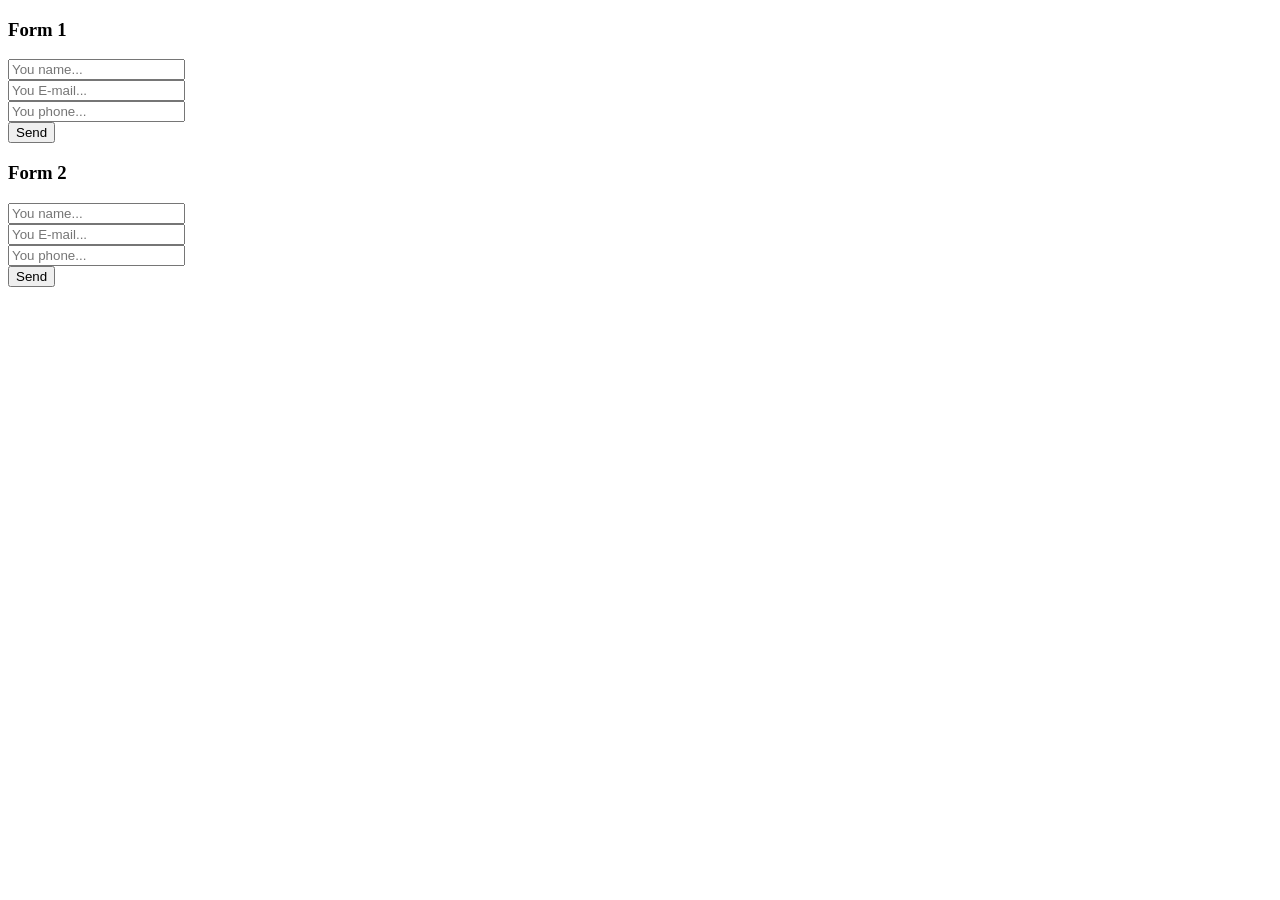
<file: source-files/uniMail-master/script/index.html>
<!DOCTYPE html>
<html lang="en">
<head>
	<meta charset="UTF-8">
	<title>uniMail</title>
	<script src="script.js" defer></script>
</head>
<body>

	<form class="uniForm">

		<h3>Form 1</h3>

		<!-- Hidden Required Fields -->
		<input type="hidden" name="project_name" value="Site Name">
		<input type="hidden" name="admin_email" value="admin@gmail.com">
		<input type="hidden" name="form_subject" value="Form Subject 1">
		<!-- END Hidden Required Fields -->

		<input type="text" name="Name" placeholder="You name..." required><br>
		<input type="text" name="E-mail" placeholder="You E-mail..." required><br>
		<input type="text" name="Phone" placeholder="You phone..."><br>

		<button>Send</button>

	</form>

	<form class="uniForm">

		<h3>Form 2</h3>

		<!-- Hidden Required Fields -->
		<input type="hidden" name="project_name" value="Site Name">
		<input type="hidden" name="admin_email" value="admin@gmail.com">
		<input type="hidden" name="form_subject" value="Form Subject 2">
		<!-- END Hidden Required Fields -->

		<input type="text" name="Name" placeholder="You name..." required><br>
		<input type="text" name="E-mail" placeholder="You E-mail..." required><br>
		<input type="text" name="Phone" placeholder="You phone..."><br>

		<button>Send</button>

	</form>

</body>
</html>
</file>
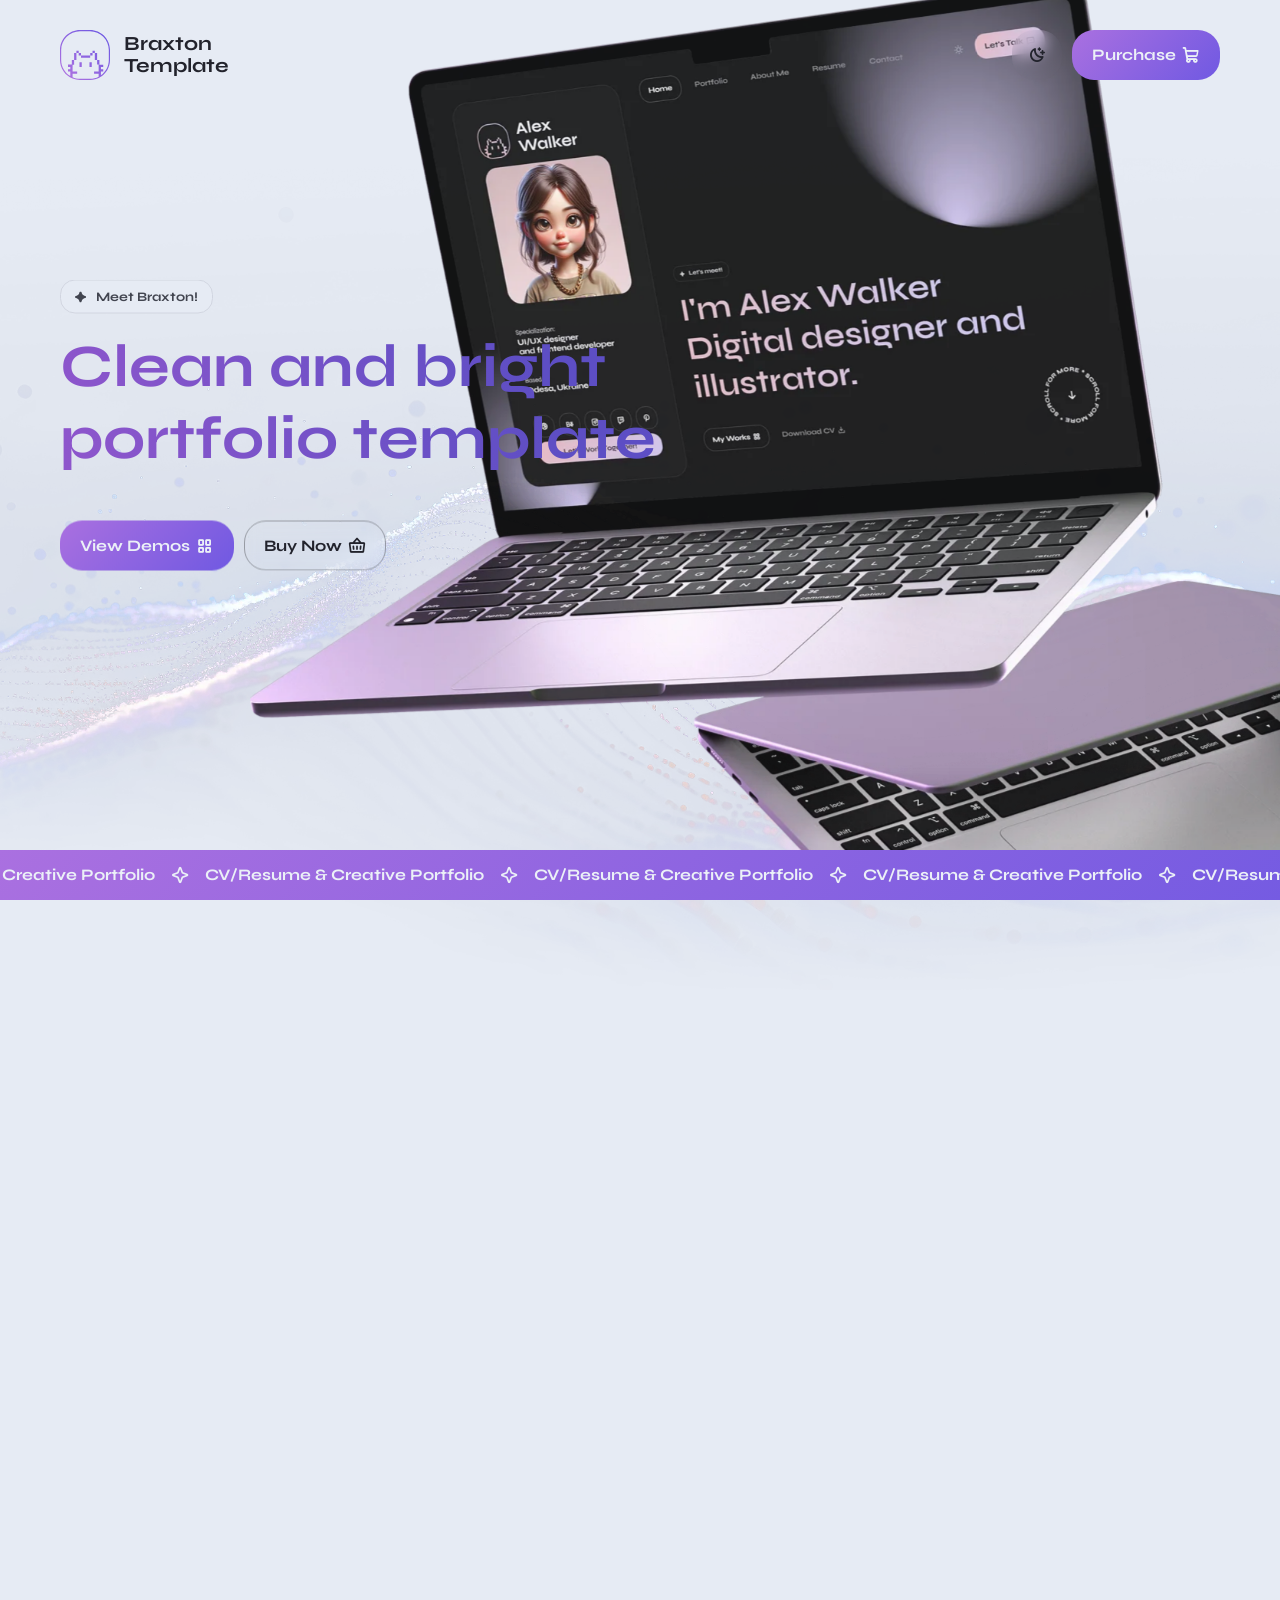
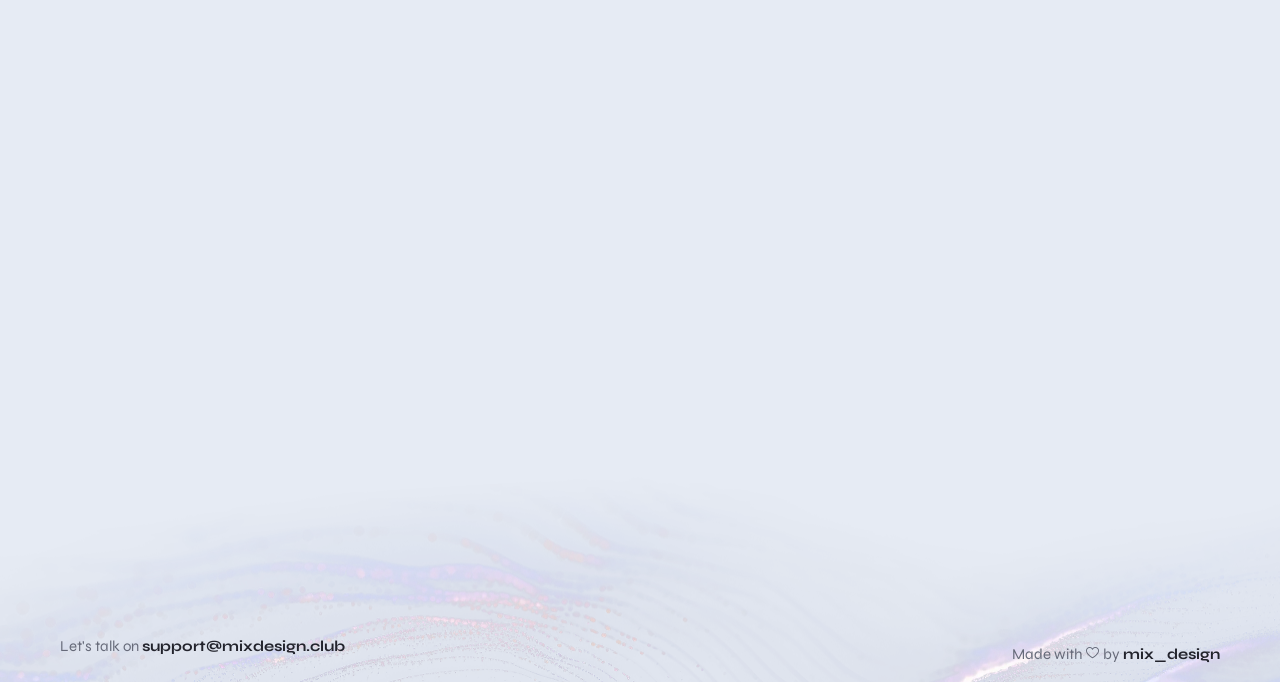
<file: index-old.html>
<!DOCTYPE html>
<html lang="en" dir="ltr">

  <head>
    <meta charset="UTF-8">

    <!-- Page Title -->
    <title>Braxton - Personal Portfolio & Resume HTML Template</title>

    <!-- Meta Tags -->
    <meta name="description" content="Show yourself brightly with Braxton - unique and creative portfolio and resume template!">
    <meta name="keywords" content="mix_design, resume, portfolio, personal page, cv, template, one page, responsive, html5, css3, creative, clean">
    <meta name="author" content="mix_design">

    <!-- Viewport Meta-->
    <meta http-equiv="X-UA-Compatible" content="IE=edge">
    <meta name="viewport" content="width=device-width, initial-scale=1, maximum-scale=1">

    <!-- Template Favicon & Icons Start -->
    <link rel="icon" href="img/favicon/favicon.ico" sizes="any">
    <link rel="icon" href="img/favicon/icon.svg" type="image/svg+xml">
    <link rel="apple-touch-icon" href="img/favicon/apple-touch-icon.png">
    <link rel="manifest" href="img/favicon/manifest.webmanifest">
    <!-- Template Favicon & Icons End -->

    <!-- Facebook Metadata Start -->
    <meta property="og:image:height" content="1200">
    <meta property="og:image:width" content="1200">
    <meta property="og:title" content="Braxton - Personal Portfolio & Resume HTML Template">
    <meta property="og:description" content="Show yourself brightly with Braxton - unique and creative portfolio and resume template!">
    <meta property="og:url" content="https://mixdesign.club/themeforest/braxton">
    <meta property="og:image" content="https://mixdesign.club/themeforest/braxton/img/favicon/og-image.jpg">
    <!-- Facebook Metadata End -->

    <!-- Template Styles Start -->
    <link rel="stylesheet" type="text/css" href="css/plugins-demo.css">
    <link rel="stylesheet" type="text/css" href="css/main-demo.css">
    <!-- Template Styles End -->

    <!-- Custom Mobile Browser Color Start -->
    <meta name="theme-color" media="(prefers-color-scheme: light)" content="#dcdce7">
    <meta name="theme-color" media="(prefers-color-scheme: dark)" content="#111111">
    <meta name="msapplication-navbutton-color" content="#111111">
    <meta name="apple-mobile-web-app-capable" content="yes">
    <meta name="apple-mobile-web-app-status-bar-style" content="black-translucent">
    <!-- Custom Mobile Browser Color End -->
  </head>

  <body class="demo">

    <!-- Loader Start -->
    <div id="loaderDemo" class="demo__loader">
      <div id="loaderContent" class="loader__content">
        <div class="loader__shadow"></div>
        <div class="loader__box"></div>
      </div>
    </div>
    <!-- Loader End -->

    <!-- Image Background Layer Start -->
    <div id="imageBackground" class="image-background" data-speed="0.4"></div>
    <!-- Image Background Layer End -->

    <!-- Top Controls (Button and Color Switcher) Start -->
    <div class="demo__controls d-flex">
      <button id="color-switcher" class="color-switcher btn mobile-horizontal btn-square btn-hover btn-hover-transparent" type="button" role="switch" aria-label="light/dark mode" aria-checked="true"></button>
      <a class="btn mobile-horizontal btn-square-mobile btn-hover btn-hover-accent" href="#0" target="_blank"><!-- template link here -->
        <span class="btn-caption">Purchase</span>
        <i class="ph-bold ph-shopping-cart"></i>
      </a>
    </div>
    <!-- Top Controls (Button and Color Switcher) End -->

    <!-- Demo Content Start -->
    <main class="demo__content">

      <!-- Intro Start -->
      <section class="demo__intro">

        <div class="intro__header">
          <div class="header__container">
            <div class="container-fluid p-0">
              <div class="row g-0">
                <div class="col-12">
                  <div class="header__logo">
                    <a class="d-flex justify-content-start align-items-center" href="#0" target="_blank"><!-- template link here -->
                      <div class="logo__image">
                        <svg xmlns="http://www.w3.org/2000/svg" x="0px" y="0px"
                          width="85px" height="85px" viewBox="0 0 85 85"
                          style="enable-background:new 0 0 85 85;" xml:space="preserve" class="gradient-fill">
                          <style type="text/css">
                            .gradient-fill {
                              fill: url(#gradientFill);
                            }
                          </style>
                          <g>
                            <linearGradient id="gradientFill" gradientUnits="userSpaceOnUse" x1="9.9604" y1="75.0338" x2="75.0387" y2="9.9555">
                              <stop  offset="0" style="stop-color:var(--accent)"/>
                              <stop  offset="1" style="stop-color:var(--secondary)"/>
                            </linearGradient>
                            <path class="gradient-fill" d="M51,0H34C15.2,0,0,15.2,0,34v17c0,14.3,8.9,26.6,21.4,31.6c0,0,0,0,0,0l0,0C25.3,84.1,29.5,85,34,85h17
                              c6,0,11.7-1.6,16.6-4.3c0.1-0.1,0.2-0.1,0.3-0.2C78.1,74.6,85,63.6,85,51V34C85,15.2,69.8,0,51,0z M83,51c0,10.7-5.3,20.2-13.4,26
                              v-2.5v-3.9h3.9v-3.9h-3.9v-3.9h3.9v-3.9h-3.9H67v-3.9V51h-3.9v3.9v3.9h2.6v3.9v3.9v3.9h-3.9h-3.9v3.9h3.9h3.9v3.9v1
                              C61.3,81.7,56.3,83,51,83H34c-4.5,0-8.7-0.9-12.6-2.6v-2v-3.9h3.9h3.9v-3.9h-3.9h-3.9v-3.9v-3.9v-3.9H24v-3.9V51h-3.9v3.9v3.9h-2.6
                              h-3.9v3.9h3.9v3.9h-3.9v3.9h3.9v3.9v3.9C8.2,72.8,2,62.6,2,51V34C2,16.4,16.4,2,34,2h17c17.6,0,32,14.4,32,32V51z M50.1,54.9H54
                              v3.9v3.9h-3.9v-3.9V54.9z M33.1,54.9H37v3.9v3.9h-3.9v-3.9V54.9z M27.9,51H24v-3.9v-3.9v-3.9h3.9v3.9v3.9V51z M31.8,39.3h-3.9v-3.9
                              h3.9V39.3z M31.8,43.2v-3.9h3.9v3.9H31.8z M63.1,47.1V51h-3.9v-3.9v-3.9v-3.9h3.9v3.9V47.1z M35.7,47.1v-3.9h3.9h3.9h3.9h3.9v3.9
                              h-3.9h-3.9h-3.9H35.7z M59.2,39.3h-3.9v-3.9h3.9V39.3z M55.3,43.2h-3.9v-3.9h3.9V43.2z"/>
                          </g>
                        </svg>
                      </div>
                      <div class="logo__caption">
                        <p>Braxton<br>Template</p>
                      </div>
                    </a>
                  </div>
                </div>
              </div>
            </div>
          </div>
        </div>

        <div class="intro__content">
          <div class="headline">
            <p class="headline__subtitle animate-headline">
              <svg xmlns="http://www.w3.org/2000/svg" x="0px" y="0px" width="13px" height="13px" viewBox="0 0 13 13" fill="currentColor">
                <path fill="currentColor" d="M5.6,12.6c-0.5-0.8-0.7-2.4-1.7-3.5c-1-1-2.7-1.2-3.5-1.7C-0.1,7-0.1,6,0.4,5.6c0.8-0.5,2.3-0.6,3.5-1.8
                  C5,2.8,5.1,1.2,5.6,0.4C6-0.1,7-0.1,7.4,0.4c0.5,0.8,0.7,2.4,1.8,3.5c1.2,1.2,2.6,1.2,3.5,1.7c0.6,0.4,0.6,1.4,0,1.7
                  C11.8,7.9,10.2,8,9.1,9.1c-1,1-1.2,2.7-1.7,3.5C7,13.1,6,13.1,5.6,12.6z"/>
              </svg>
              <span>Meet Braxton!</span>
            </p>
            <h1 class="headline__title animate-headline">Clean and bright portfolio template</h1>
            <div class="headline__btnholder d-flex flex-column flex-sm-row">
              <a class="btn mobile-vertical btn-default btn-hover btn-hover-accent animate-headline" href="#live-preview">
                <span class="btn-caption">View Demos</span>
                <i class="ph-bold ph-squares-four"></i>
              </a>
              <a class="btn mobile-vertical btn-default btn-hover btn-hover-outline animate-headline" href="#0">
                <span class="btn-caption">Buy Now</span>
                <i class="ph-bold ph-basket"></i>
              </a>
            </div>
          </div>
          <div class="promo-image">
            <img src="img/demo/mockup.webp" alt="Helio">
          </div>
        </div>

        <div class="marquee">
          <div class="marquee__inner">
            <div class="marquee__part">
              CV/Resume & Creative Portfolio
              <div class="star">
                <i class="ph-bold ph-star-four"></i>
              </div>
            </div>
            <div class="marquee__part">
              CV/Resume & Creative Portfolio
              <div class="star">
                <i class="ph-bold ph-star-four"></i>
              </div>
            </div>
            <div class="marquee__part">
              CV/Resume & Creative Portfolio
              <div class="star">
                <i class="ph-bold ph-star-four"></i>
              </div>
            </div>
            <div class="marquee__part">
              CV/Resume & Creative Portfolio
              <div class="star">
                <i class="ph-bold ph-star-four"></i>
              </div>
            </div>
            <div class="marquee__part">
              CV/Resume & Creative Portfolio
              <div class="star">
                <i class="ph-bold ph-star-four"></i>
              </div>
            </div>
            <div class="marquee__part">
              CV/Resume & Creative Portfolio
              <div class="star">
                <i class="ph-bold ph-star-four"></i>
              </div>
            </div>
            <div class="marquee__part">
              CV/Resume & Creative Portfolio
              <div class="star">
                <i class="ph-bold ph-star-four"></i>
              </div>
            </div>
            <div class="marquee__part">
              CV/Resume & Creative Portfolio
              <div class="star">
                <i class="ph-bold ph-star-four"></i>
              </div>
            </div>
            <div class="marquee__part">
              CV/Resume & Creative Portfolio
              <div class="star">
                <i class="ph-bold ph-star-four"></i>
              </div>
            </div>
          </div>
        </div>

      </section>
      <!-- Intro End -->

      <!-- Live Preview Links Start -->
      <div id="live-preview" class="demo__preview">
        <div class="preview__content">
          <div class="container-fluid p-0">
            <div class="row g-0 align-items-stretch">
              <!-- card single item -->
              <div class="col-12 col-md-6 card animate-card-2">
                <div class="card__inner">
                  <a href="index-svg.html" class="card__link" target="_blank">
                    <div class="card__image">
                      <div class="image__container image-01">
                        <img src="img/demo/screens/svg-dark.webp" alt="Preview">
                      </div>
                    </div>
                    <div class="card__caption">
                      <span class="btn btn-line btn-transparent slide-right">
                        <span class="btn-caption">SVG Objects</span>
                        <i class="ph-bold ph-arrow-right"></i>
                      </span>
                    </div>
                  </a>
                </div>
              </div>
              <!-- card single item -->
              <div class="col-12 col-md-6 card animate-card-2">
                <div class="card__inner">
                  <a href="index-image.html" class="card__link" target="_blank">
                    <div class="card__image">
                      <div class="image__container image-02">
                        <img src="img/demo/screens/image-dark.webp" alt="Preview">
                      </div>
                    </div>
                    <div class="card__caption">
                      <span class="btn btn-line btn-transparent slide-right">
                        <span class="btn-caption">Parallax Image</span>
                        <i class="ph-bold ph-arrow-right"></i>
                      </span>
                    </div>
                  </a>
                </div>
              </div>
              <!-- card single item -->
              <div class="col-12 col-md-6 card animate-card-2">
                <div class="card__inner">
                  <a href="index-solid-color.html" class="card__link" target="_blank">
                    <div class="card__image">
                      <div class="image__container image-03">
                        <img src="img/demo/screens/solid-color-dark.webp" alt="Preview">
                      </div>
                    </div>
                    <div class="card__caption">
                      <span class="btn btn-line btn-transparent slide-right">
                        <span class="btn-caption">Solid Color</span>
                        <i class="ph-bold ph-arrow-right"></i>
                      </span>
                    </div>
                  </a>
                </div>
              </div>
              <!-- card single item -->
              <div class="col-12 col-md-6 card animate-card-2">
                <div class="card__inner">
                  <a href="index.html" class="card__link" target="_blank">
                    <div class="card__image">
                      <div class="image__container image-04">
                        <img src="img/demo/screens/gradient-dark.webp" alt="Preview">
                      </div>
                    </div>
                    <div class="card__caption">
                      <span class="btn btn-line btn-transparent slide-right">
                        <span class="btn-caption">Animated Gradients</span>
                        <i class="ph-bold ph-arrow-right"></i>
                      </span>
                    </div>
                  </a>
                </div>
              </div>
            </div>
          </div>
        </div>
      </div>
      <!-- Live Preview Links End -->

    </main>
    <!-- Demo Content End -->

    <!-- Footer Start -->
    <footer class="demo__footer">
      <div class="footer__content">
        <div class="container-fluid p-0">
          <div class="row g-0">

            <div class="col-12">
              <div class="footer__footercta d-flex flex-column">
                <div class="footercta__logo d-flex justify-content-center animate-in-up">
                  <a href="#0" target="_blank">
                    <svg xmlns="http://www.w3.org/2000/svg" x="0px" y="0px"
                      width="85px" height="85px" viewBox="0 0 85 85"
                      style="enable-background:new 0 0 85 85;" xml:space="preserve" class="gradient-fill">
                      <style type="text/css">
                        .gradient-fill {
                          fill: url(#gradientFillFooter);
                        }
                      </style>
                      <g>
                        <linearGradient id="gradientFillFooter" gradientUnits="userSpaceOnUse" x1="9.9604" y1="75.0338" x2="75.0387" y2="9.9555">
                          <stop  offset="0" style="stop-color:var(--accent)"/>
                          <stop  offset="1" style="stop-color:var(--secondary)"/>
                        </linearGradient>
                        <path class="gradient-fill" d="M51,0H34C15.2,0,0,15.2,0,34v17c0,14.3,8.9,26.6,21.4,31.6c0,0,0,0,0,0l0,0C25.3,84.1,29.5,85,34,85h17
                          c6,0,11.7-1.6,16.6-4.3c0.1-0.1,0.2-0.1,0.3-0.2C78.1,74.6,85,63.6,85,51V34C85,15.2,69.8,0,51,0z M83,51c0,10.7-5.3,20.2-13.4,26
                          v-2.5v-3.9h3.9v-3.9h-3.9v-3.9h3.9v-3.9h-3.9H67v-3.9V51h-3.9v3.9v3.9h2.6v3.9v3.9v3.9h-3.9h-3.9v3.9h3.9h3.9v3.9v1
                          C61.3,81.7,56.3,83,51,83H34c-4.5,0-8.7-0.9-12.6-2.6v-2v-3.9h3.9h3.9v-3.9h-3.9h-3.9v-3.9v-3.9v-3.9H24v-3.9V51h-3.9v3.9v3.9h-2.6
                          h-3.9v3.9h3.9v3.9h-3.9v3.9h3.9v3.9v3.9C8.2,72.8,2,62.6,2,51V34C2,16.4,16.4,2,34,2h17c17.6,0,32,14.4,32,32V51z M50.1,54.9H54
                          v3.9v3.9h-3.9v-3.9V54.9z M33.1,54.9H37v3.9v3.9h-3.9v-3.9V54.9z M27.9,51H24v-3.9v-3.9v-3.9h3.9v3.9v3.9V51z M31.8,39.3h-3.9v-3.9
                          h3.9V39.3z M31.8,43.2v-3.9h3.9v3.9H31.8z M63.1,47.1V51h-3.9v-3.9v-3.9v-3.9h3.9v3.9V47.1z M35.7,47.1v-3.9h3.9h3.9h3.9h3.9v3.9
                          h-3.9h-3.9h-3.9H35.7z M59.2,39.3h-3.9v-3.9h3.9V39.3z M55.3,43.2h-3.9v-3.9h3.9V43.2z"/>
                      </g>
                    </svg>
                  </a>
                </div>
                <div class="footercta__caption d-flex justify-content-center animate-in-up">
                  <p>Show yourself brightly with Braxton - unique and creative portfolio and resume template!</p>
                </div>
                <div class="footercta__cta animate-in-up">
                  <a class="btn btn-default btn-hover btn-hover-accent" href="#0" target="_blank"><!-- template link here -->
                    <span class="btn__caption">Purchase Now</span>
                    <i class="ph-bold ph-shopping-cart"></i>
                  </a>
                </div>
              </div>
            </div>

            <div class="col-12">
              <div class="footer__links d-flex flex-column flex-lg-row justify-content-lg-between">

                <p class="additional-text">Let's talk on
                  <a class="text-link-bold" href="mailto:support@mixdesign.club?subject=Message%20from%20template%20demo">support@mixdesign.club</a>
                </p>

                <p class="additional-text">Made with
                  <i class="ph ph-heart"></i>
                   by
                  <a class="text-link-bold" href="https://1.envato.market/EKA9WD" target="_blank">mix_design</a>
                </p>

              </div>
            </div>

          </div>
        </div>
      </div>
    </footer>
    <!-- Footer End -->

    <!-- To Top Button Start -->
    <a href="#0" id="to-top" class="to-top btn btn-square btn-hover btn-hover-outline">
      <i class="ph-bold ph-arrow-up"></i>
    </a>
    <!-- To Top Button End -->

    <!-- Load Scripts Start -->
    <script src="js/demo/libsdemo.min.js"></script>
    <script src="js/demo/demo.js"></script>
    <!-- Load Scripts End -->

  </body>

</html>
</file>
<file: css/main-demo.css>
/*! ------------------------------------------------
 * Project Name: Name: Braxton - Personal Portfolio & Resume HTML Template
 * Project Description: Show yourself brightly with Braxton - unique and creative portfolio and resume template!
 * Tags: mix_design, resume, portfolio, personal page, cv, template, one page, responsive, html5, css3, creative, clean 
 * Version: 1.0.0
 * Build Date: March 2024
 * Last Update: March 2024
 * This product is available exclusively on Themeforest
 * Author: mix_design
 * Author URI: https://themeforest.net/user/mix_design */
/*! File name: main-demo.css
 * ------------------------------------------------
 *
 * ------------------------------------------------
 * Table of Contents
 * ------------------------------------------------
 *  01. Fonts
 *  02. Loader
 *  03. Basic Styles
 *  04. Animations
 *  05. Elements
 *  06. Blocks
 * ------------------------------------------------
 * Table of Contents End
 * ------------------------------------------------ */
/* ------------------------------------------------*/
/* Fonts Start */
/* ------------------------------------------------*/
/* Syne font */
@import url("https://fonts.googleapis.com/css2?family=Syne:wght@400..800&display=swap");
/* ------------------------------------------------*/
/* Fonts End */
/* ------------------------------------------------*/
/* ------------------------------------------------*/
/* Variables Start */
/* ------------------------------------------------*/
:root {
  --_size: 1.6rem;
  --_font-default: "Syne", sans-serif;
  --_font-accent: "Syne", sans-serif;
  --_radius-s: 1.5rem;
  --_radius-m: 2.2rem;
  --_radius-l: 3rem;
  --_radius-xl: 3.6rem;
  --_animspeed-fast: 0.1s;
  --_animspeed-medium: 0.3s;
  --_animspeed-slow: 0.6s;
  --_animbezier: cubic-bezier(0.23, 0.65, 0.74, 1.09);
  /* light color scheme */
  --base--light: #e6ebf4;
  --base-tint--light: #ebf0f7;
  --base-shade--light: #bdc1c8;
  --accent--light: #aa70e0;
  --secondary--light: #7059e2;
  --secondary-rgba--light: rgba(112,89,226,0.3);
  --stroke-controls--light: #a8b0c1;
  --stroke-controls-neutral--light: rgba(0,0,0,0.3);
  --stroke-elements--light: #d1d5e0;
  --t-bright--light: #22232c;
  --t-medium--light: #424550;
  --t-muted--light: #666a79;
  --t-accent--light: #8f56cc;
  --t-secondary--light: #5d4ec4;
  --t-disabled--light: #717586;
  --t-placeholder--light: #969bb2;
  --base-opp--light: #111111;
  --t-opp-bright--light: #ebf0f7;
  --t-opp-medium--light: #C7C6D3;
  --t-opp-muted--light: #A1A1AF;
  --gradient-one--light: #CEC4EF;
  --gradient-two--light: #f5c5cd;
  --gradient-three--light: #ac8fe3;
  /* dark color scheme */
  --base--dark: #111111;
  --base-tint--dark: #161616;
  --base-shade--dark: #000000;
  --accent--dark: #E4B8BF;
  --secondary--dark: #CEC4EF;
  --secondary-rgba--dark: rgba(206,196,239,0.2);
  --stroke-controls--dark: #4B4B51;
  --stroke-controls-neutral--dark: rgba(255,255,255,0.3);
  --stroke-elements--dark: #303033;
  --t-bright--dark: #e9e9f1;
  --t-medium--dark: #C7C6D3;
  --t-muted--dark: #A1A1AF;
  --t-accent--dark: #E1BAC5;
  --t-secondary--dark: #CEC4EF;
  --t-disabled--dark: #8B8A91;
  --t-placeholder--dark: #58585E;
  --base-opp--dark: #fafafa;
  --t-opp-bright--dark: #121319;
  --t-opp-medium--dark: #626577;
  --t-opp-muted--dark: #717586;
  --gradient-one--dark: #a287d5;
  --gradient-two--dark: #E4B8BF;
  --gradient-three--dark: #8b6bc5;
  /* permanent colors */
  --per-base: #111111;
  --per-base-tint: #212121;
  --per-stroke-controls: rgba(255,255,255,0.4);
  --t-per-bright-light: #ffffff;
  --t-per-medium-light: #f2f2f2;
  --t-per-muted-light: #C7C6D3;
  --t-per-bright-dark: #27293b;
  --t-per-medium-dark: #626577;
  --t-per-muted-dark: #717586;
}
@media only screen and (min-width: 1600px) {
  :root {
    --_radius-s: 1.7rem;
    --_radius-m: 2.6rem;
  }
}

/* defaults */
@media (prefers-color-scheme: light) {
  :root {
    --base: var(--base--light);
    --base-tint: var(--base-tint--light);
    --base-shade: var(--base-shade--light);
    --accent: var(--accent--light);
    --secondary: var(--secondary--light);
    --secondary-rgba: var(--secondary-rgba--light);
    --stroke-controls: var(--stroke-controls--light);
    --stroke-controls-neutral: var(--stroke-controls-neutral--light);
    --stroke-elements: var(--stroke-elements--light);
    --t-bright: var(--t-bright--light);
    --t-medium: var(--t-medium--light);
    --t-muted: var(--t-muted--light);
    --t-accent: var(--t-accent--light);
    --t-secondary: var(--t-secondary--light);
    --t-disabled: var(--t-disabled--light);
    --t-placeholder: var(--t-placeholder--light);
    --base-opp: var(--base-opp--light);
    --t-opp-bright: var(--t-opp-bright--light);
    --t-opp-medium: var(--t-opp-medium--light);
    --t-opp-muted: var(--t-opp-muted--light);
    --gradient-one: var(--gradient-one--light);
    --gradient-two: var(--gradient-two--light);
    --gradient-three: var(--gradient-three--light);
  }
}
@media (prefers-color-scheme: dark) {
  :root {
    --base: var(--base--dark);
    --base-tint: var(--base-tint--dark);
    --base-shade: var(--base-shade--dark);
    --accent: var(--accent--dark);
    --secondary: var(--secondary--dark);
    --secondary-rgba: var(--secondary-rgba--dark);
    --stroke-controls: var(--stroke-controls--dark);
    --stroke-controls-neutral: var(--stroke-controls-neutral--dark);
    --stroke-elements: var(--stroke-elements--dark);
    --t-bright: var(--t-bright--dark);
    --t-medium: var(--t-medium--dark);
    --t-muted: var(--t-muted--dark);
    --t-accent: var(--t-accent--dark);
    --t-secondary: var(--t-secondary--dark);
    --t-disabled: var(--t-disabled--dark);
    --t-placeholder: var(--t-placeholder--dark);
    --base-opp: var(--base-opp--dark);
    --t-opp-bright: var(--t-opp-bright--dark);
    --t-opp-medium: var(--t-opp-medium--dark);
    --t-opp-muted: var(--t-opp-muted--dark);
    --gradient-one: var(--gradient-one--dark);
    --gradient-two: var(--gradient-two--dark);
    --gradient-three: var(--gradient-three--dark);
  }
}
[color-scheme=light] {
  --base: var(--base--light);
  --base-tint: var(--base-tint--light);
  --base-shade: var(--base-shade--light);
  --accent: var(--accent--light);
  --secondary: var(--secondary--light);
  --secondary-rgba: var(--secondary-rgba--light);
  --stroke-controls: var(--stroke-controls--light);
  --stroke-controls-neutral: var(--stroke-controls-neutral--light);
  --stroke-elements: var(--stroke-elements--light);
  --t-bright: var(--t-bright--light);
  --t-medium: var(--t-medium--light);
  --t-muted: var(--t-muted--light);
  --t-accent: var(--t-accent--light);
  --t-secondary: var(--t-secondary--light);
  --t-disabled: var(--t-disabled--light);
  --t-placeholder: var(--t-placeholder--light);
  --base-opp: var(--base-opp--light);
  --t-opp-bright: var(--t-opp-bright--light);
  --t-opp-medium: var(--t-opp-medium--light);
  --t-opp-muted: var(--t-opp-muted--light);
  --gradient-one: var(--gradient-one--light);
  --gradient-two: var(--gradient-two--light);
  --gradient-three: var(--gradient-three--light);
}

[color-scheme=dark] {
  --base: var(--base--dark);
  --base-tint: var(--base-tint--dark);
  --base-shade: var(--base-shade--dark);
  --accent: var(--accent--dark);
  --secondary: var(--secondary--dark);
  --secondary-rgba: var(--secondary-rgba--dark);
  --stroke-controls: var(--stroke-controls--dark);
  --stroke-controls-neutral: var(--stroke-controls-neutral--dark);
  --stroke-elements: var(--stroke-elements--dark);
  --t-bright: var(--t-bright--dark);
  --t-medium: var(--t-medium--dark);
  --t-muted: var(--t-muted--dark);
  --t-accent: var(--t-accent--dark);
  --t-secondary: var(--t-secondary--dark);
  --t-disabled: var(--t-disabled--dark);
  --t-placeholder: var(--t-placeholder--dark);
  --base-opp: var(--base-opp--dark);
  --t-opp-bright: var(--t-opp-bright--dark);
  --t-opp-medium: var(--t-opp-medium--dark);
  --t-opp-muted: var(--t-opp-muted--dark);
  --gradient-one: var(--gradient-one--dark);
  --gradient-two: var(--gradient-two--dark);
  --gradient-three: var(--gradient-three--dark);
}

/* ------------------------------------------------*/
/* Variables End */
/* ------------------------------------------------*/
/* ------------------------------------------------*/
/* Loader Start */
/* ------------------------------------------------*/
.demo__loader {
  position: fixed;
  top: 0;
  right: 0;
  bottom: 0;
  left: 0;
  z-index: 9999;
  background-color: var(--base-tint);
  opacity: 1;
  visibility: visible;
  -webkit-transition: all var(--_animspeed-slow) ease-in-out;
  -moz-transition: all var(--_animspeed-slow) ease-in-out;
  transition: all var(--_animspeed-slow) ease-in-out;
}
.demo__loader.loaded {
  background-color: var(--base);
  opacity: 0;
  visibility: hidden;
}

.loader__content {
  position: absolute;
  left: 50%;
  top: 50%;
  bottom: auto;
  right: auto;
  -webkit-transform: translateX(-50%) translateY(-50%);
     -moz-transform: translateX(-50%) translateY(-50%);
      -ms-transform: translateX(-50%) translateY(-50%);
          transform: translateX(-50%) translateY(-50%);
  width: 40px;
  height: 60px;
  -webkit-transition: opacity var(--_animspeed-medium) ease-in-out;
  -moz-transition: opacity var(--_animspeed-medium) ease-in-out;
  transition: opacity var(--_animspeed-medium) ease-in-out;
  opacity: 1;
}
.loader__content.fade-out {
  opacity: 0;
}

.loader__box {
  width: 40px;
  height: 40px;
  background: var(--accent);
  background: -moz-linear-gradient(315deg, var(--accent) 0%, var(--secondary) 100%);
  background: linear-gradient(135deg, var(--accent) 0%, var(--secondary) 100%);
  -webkit-animation: jump 0.5s linear infinite;
     -moz-animation: jump 0.5s linear infinite;
          animation: jump 0.5s linear infinite;
  -moz-border-radius: 10px;
       border-radius: 10px;
}

@-webkit-keyframes jump {
  17% {
    border-bottom-right-radius: 10px;
  }
  25% {
    -webkit-transform: translateY(9px) rotate(22.5deg);
            transform: translateY(9px) rotate(22.5deg);
  }
  50% {
    -webkit-transform: translateY(18px) scale(1, 0.9) rotate(45deg);
            transform: translateY(18px) scale(1, 0.9) rotate(45deg);
    border-bottom-right-radius: 40px;
  }
  75% {
    -webkit-transform: translateY(9px) rotate(67.5deg);
            transform: translateY(9px) rotate(67.5deg);
  }
  100% {
    -webkit-transform: translateY(0) rotate(90deg);
            transform: translateY(0) rotate(90deg);
  }
}

@-moz-keyframes jump {
  17% {
    -moz-border-radius-bottomright: 10px;
         border-bottom-right-radius: 10px;
  }
  25% {
    -moz-transform: translateY(9px) rotate(22.5deg);
         transform: translateY(9px) rotate(22.5deg);
  }
  50% {
    -moz-transform: translateY(18px) scale(1, 0.9) rotate(45deg);
         transform: translateY(18px) scale(1, 0.9) rotate(45deg);
    -moz-border-radius-bottomright: 40px;
         border-bottom-right-radius: 40px;
  }
  75% {
    -moz-transform: translateY(9px) rotate(67.5deg);
         transform: translateY(9px) rotate(67.5deg);
  }
  100% {
    -moz-transform: translateY(0) rotate(90deg);
         transform: translateY(0) rotate(90deg);
  }
}

@keyframes jump {
  17% {
    -moz-border-radius-bottomright: 10px;
         border-bottom-right-radius: 10px;
  }
  25% {
    -webkit-transform: translateY(9px) rotate(22.5deg);
       -moz-transform: translateY(9px) rotate(22.5deg);
            transform: translateY(9px) rotate(22.5deg);
  }
  50% {
    -webkit-transform: translateY(18px) scale(1, 0.9) rotate(45deg);
       -moz-transform: translateY(18px) scale(1, 0.9) rotate(45deg);
            transform: translateY(18px) scale(1, 0.9) rotate(45deg);
    -moz-border-radius-bottomright: 40px;
         border-bottom-right-radius: 40px;
  }
  75% {
    -webkit-transform: translateY(9px) rotate(67.5deg);
       -moz-transform: translateY(9px) rotate(67.5deg);
            transform: translateY(9px) rotate(67.5deg);
  }
  100% {
    -webkit-transform: translateY(0) rotate(90deg);
       -moz-transform: translateY(0) rotate(90deg);
            transform: translateY(0) rotate(90deg);
  }
}
.loader__shadow {
  width: 40px;
  height: 5px;
  background-color: var(--base-shade);
  position: absolute;
  top: 49px;
  left: 0;
  -moz-border-radius: 50%;
       border-radius: 50%;
  -webkit-animation: shadow 0.5s linear infinite;
     -moz-animation: shadow 0.5s linear infinite;
          animation: shadow 0.5s linear infinite;
}

@-webkit-keyframes shadow {
  50% {
    -webkit-transform: scale(1.2, 1);
            transform: scale(1.2, 1);
  }
}

@-moz-keyframes shadow {
  50% {
    -moz-transform: scale(1.2, 1);
         transform: scale(1.2, 1);
  }
}

@keyframes shadow {
  50% {
    -webkit-transform: scale(1.2, 1);
       -moz-transform: scale(1.2, 1);
            transform: scale(1.2, 1);
  }
}
/* ------------------------------------------------*/
/* Loader End */
/* ------------------------------------------------*/
/* ------------------------------------------------*/
/* Basic Styles Start */
/* ------------------------------------------------*/
:root {
  /* light color scheme */
  --glass-bg--light: rgba(112,89,226,0.08);
  --glass-stroke-top--light: rgba(255,255,255,0.4);
  --glass-stroke-bottom--light: rgba(255,255,255,0.36);
  --glass-filter--light: drop-shadow(0 0 55px rgb(74 38 188 / 0.25));
  --bg-image-one--light: url(../img/demo/screens/svg-light.webp);
  --bg-image-two--light: url(../img/demo/screens/image-light.webp);
  --bg-image-three--light: url(../img/demo/screens/solid-color-light.webp);
  --bg-image-four--light: url(../img/demo/screens/gradient-light.webp);
  /* dark color scheme */
  --glass-bg--dark: rgba(255,255,255,0.02);
  --glass-stroke-top--dark: rgba(255,255,255,0.08);
  --glass-stroke-bottom--dark: rgba(255,255,255,0.05);
  --glass-filter--dark: drop-shadow(0 0 55px rgb(137 102 221 / 0.15));
  --bg-image-one--dark: url(../img/demo/screens/svg-dark.webp);
  --bg-image-two--dark: url(../img/demo/screens/image-dark.webp);
  --bg-image-three--dark: url(../img/demo/screens/solid-color-dark.webp);
  --bg-image-four--dark: url(../img/demo/screens/gradient-dark.webp);
}

@media (prefers-color-scheme: light) {
  :root {
    --glass-bg: var(--glass-bg--light);
    --glass-stroke-top: var(--glass-stroke-top--light);
    --glass-stroke-bottom: var(--glass-stroke-bottom--light);
    --glass-filter: var(--glass-filter--light);
    --bg-image-one: var(--bg-image-one--light);
    --bg-image-two: var(--bg-image-two--light);
    --bg-image-three: var(--bg-image-three--light);
    --bg-image-four: var(--bg-image-four--light);
  }
}
@media (prefers-color-scheme: dark) {
  :root {
    --glass-bg: var(--glass-bg--dark);
    --glass-stroke-top: var(--glass-stroke-top--dark);
    --glass-stroke-bottom: var(--glass-stroke-bottom--dark);
    --glass-filter: var(--glass-filter--dark);
    --bg-image-one: var(--bg-image-one--dark);
    --bg-image-two: var(--bg-image-two--dark);
    --bg-image-three: var(--bg-image-three--dark);
    --bg-image-four: var(--bg-image-four--dark);
  }
}
[color-scheme=light] {
  --glass-bg: var(--glass-bg--light);
  --glass-stroke-top: var(--glass-stroke-top--light);
  --glass-stroke-bottom: var(--glass-stroke-bottom--light);
  --glass-filter: var(--glass-filter--light);
  --bg-image-one: var(--bg-image-one--light);
  --bg-image-two: var(--bg-image-two--light);
  --bg-image-three: var(--bg-image-three--light);
  --bg-image-four: var(--bg-image-four--light);
}

[color-scheme=dark] {
  --glass-bg: var(--glass-bg--dark);
  --glass-stroke-top: var(--glass-stroke-top--dark);
  --glass-stroke-bottom: var(--glass-stroke-bottom--dark);
  --glass-filter: var(--glass-filter--dark);
  --bg-image-one: var(--bg-image-one--dark);
  --bg-image-two: var(--bg-image-two--dark);
  --bg-image-three: var(--bg-image-three--dark);
  --bg-image-four: var(--bg-image-four--dark);
}

*, *::before, *::after {
  -webkit-box-sizing: border-box;
     -moz-box-sizing: border-box;
          box-sizing: border-box;
}

button:active, button:focus {
  outline: none !important;
}

button::-moz-focus-inner {
  border: 0 !important;
}

input::-moz-focus-inner {
  border: 0 !important;
}

a:focus,
button:focus,
input:focus,
textarea:focus {
  -webkit-tap-highlight-color: transparent;
}

input,
textarea,
button,
select,
a {
  -webkit-tap-highlight-color: transparent;
}

::-moz-selection {
  background-color: var(--secondary-rgba);
  color: var(--t-bright);
  text-shadow: none;
}

::selection {
  background-color: var(--secondary-rgba);
  color: var(--t-bright);
  text-shadow: none;
}

::-webkit-scrollbar {
  display: none;
  width: 5px;
  background: var(--base-shade);
}
@media only screen and (min-width: 768px) {
  ::-webkit-scrollbar {
    display: block;
  }
}

::-webkit-scrollbar-track {
  background-color: var(--base-shade);
}

::-webkit-scrollbar-thumb {
  background-color: var(--secondary);
  background: -webkit-gradient(linear, left top, left bottom, from(var(--accent)), to(var(--secondary)));
  background: linear-gradient(to bottom, var(--accent) 0%, var(--secondary) 100%);
  border-radius: 10px;
}

html {
  width: 100%;
  height: 100%;
  font-family: sans-serif;
  font-size: 62.5%;
  -webkit-font-smoothing: antialiased;
  -moz-osx-font-smoothing: grayscale;
}

body {
  position: relative;
  min-width: 360px;
  overflow-x: hidden !important;
  font: normal 400 var(--_size)/1.4 var(--_font-default);
  text-rendering: optimizeLegibility;
  background-color: var(--base);
  color: var(--t-medium);
}

section {
  position: relative;
  min-width: 360px;
}

a {
  text-decoration: none;
  outline: 0;
  -webkit-tap-highlight-color: rgba(0, 0, 0, 0);
  -webkit-transition: all var(--_animspeed-medium) var(--_animbezier);
  -moz-transition: all var(--_animspeed-medium) var(--_animbezier);
  transition: all var(--_animspeed-medium) var(--_animbezier);
}

img {
  display: block;
  width: 100%;
  height: auto;
}

.overflow-hidden {
  overflow: hidden !important;
}

/* ------------------------------------------------*/
/* Basic Styles End */
/* ------------------------------------------------*/
/* ------------------------------------------------*/
/* Animations Start */
/* ------------------------------------------------*/
.image-background {
  position: absolute;
  top: 0;
  left: 0;
  width: 100%;
  height: 110vh;
  overflow: hidden;
  background-position: center center;
  -moz-background-size: cover;
       background-size: cover;
  background-repeat: no-repeat;
  background-image: url(../img/demo/2560x1440-bg.webp);
}

/* ------------------------------------------------*/
/* Animations End */
/* ------------------------------------------------*/
/* ------------------------------------------------*/
/* Elements Start */
/* ------------------------------------------------*/
h1 {
  font: normal 700 3.8rem/1.2 var(--_font-accent);
  color: var(--t-accent);
  background: var(--t-accent);
  background: -webkit-linear-gradient(15deg, var(--t-accent) 0%, var(--t-secondary) 80%);
  -webkit-background-clip: text;
  -webkit-text-fill-color: transparent;
}
@media only screen and (min-width: 768px) {
  h1 {
    font-size: 5rem;
    max-width: 600px;
  }
}
@media only screen and (min-width: 1200px) {
  h1 {
    font-size: 6rem;
  }
}
@media only screen and (min-width: 1600px) {
  h1 {
    font-size: 7rem;
    max-width: 700px;
  }
}

.headline__subtitle {
  display: -webkit-inline-box;
  display: -moz-inline-box;
  display: -ms-inline-flexbox;
  display: inline-flex;
  -webkit-box-align: center;
     -moz-box-align: center;
      -ms-flex-align: center;
          align-items: center;
  height: 3.4rem;
  padding: 0 1.4rem;
  -moz-border-radius: var(--_radius-s);
       border-radius: var(--_radius-s);
  border: 1px solid var(--stroke-elements);
  background-color: var(--base);
  font: normal 700 1.3rem/3.3rem var(--_font-default);
  margin-bottom: 1rem;
}
.headline__subtitle svg,
.headline__subtitle span {
  display: block;
}
.headline__subtitle svg {
  width: 1.1rem;
  height: 1.1rem;
}
.headline__subtitle span {
  padding-top: 0.1rem;
  margin-left: 1rem;
}
@media only screen and (min-width: 768px) {
  .headline__subtitle {
    margin-bottom: 1.4rem;
  }
}
@media only screen and (min-width: 1200px) {
  .headline__subtitle {
    margin-bottom: 1.7rem;
  }
}
@media only screen and (min-width: 1600px) {
  .headline__subtitle {
    margin-bottom: 1.9rem;
  }
}

.headline__btnholder {
  width: 100%;
  margin-top: 4rem;
}
@media only screen and (min-width: 576px) {
  .headline__btnholder {
    width: auto;
  }
}
@media only screen and (min-width: 768px) {
  .headline__btnholder {
    margin-top: 4.6rem;
  }
}
@media only screen and (min-width: 1200px) {
  .headline__btnholder {
    margin-top: 4.6rem;
    padding-bottom: 5rem;
  }
}
@media only screen and (min-width: 1600px) {
  .headline__btnholder {
    margin-top: 5.1rem;
    padding-bottom: 6rem;
  }
}

p {
  font: normal 400 1.8rem/1.4 var(--_font-default);
  font-variant-numeric: lining-nums;
  color: var(--t-medium);
}
p.additional-text {
  font: normal 400 1.5rem/1 var(--_font-default);
  color: var(--t-muted);
}
p.additional-text a {
  font-weight: 700;
  color: var(--t-bright);
}
@media only screen and (min-width: 1600px) {
  p {
    font-size: 2rem;
  }
}

a {
  color: var(--t-bright);
}

.text-link-bold {
  color: inherit;
  color: var(--t-bright);
  text-decoration: none;
  background: -webkit-gradient(linear, left top, right top, from(rgba(0, 0, 0, 0)), to(rgba(0, 0, 0, 0))), -webkit-gradient(linear, left top, right top, from(var(--accent)), to(var(--secondary)));
  background: -moz-linear-gradient(left, rgba(0, 0, 0, 0), rgba(0, 0, 0, 0)), -moz-linear-gradient(left, var(--accent), var(--secondary));
  background: linear-gradient(to right, rgba(0, 0, 0, 0), rgba(0, 0, 0, 0)), linear-gradient(to right, var(--accent), var(--secondary));
  -moz-background-size: 100% 1px, 0 1px;
       background-size: 100% 1px, 0 1px;
  background-position: 100% 100%, 0 100%;
  background-repeat: no-repeat;
  -webkit-transition: background-size 400ms, color 300ms;
  -moz-transition: background-size 400ms, color 300ms, -moz-background-size 400ms;
  transition: background-size 400ms, color 300ms;
  transition: background-size 400ms, color 300ms, -moz-background-size 400ms;
}
.no-touch .text-link-bold:hover {
  color: var(--t-bright);
  -moz-background-size: 0 1px, 100% 1px;
       background-size: 0 1px, 100% 1px;
}

.btn {
  position: relative;
  display: -webkit-inline-box;
  display: -moz-inline-box;
  display: -ms-inline-flexbox;
  display: inline-flex;
  -webkit-box-pack: center;
     -moz-box-pack: center;
      -ms-flex-pack: center;
          justify-content: center;
  -webkit-box-align: center;
     -moz-box-align: center;
      -ms-flex-align: center;
          align-items: center;
  border: none;
  outline: 0;
  padding: 0;
  font: inherit;
  background-color: transparent;
  cursor: pointer;
  text-decoration: none;
  -webkit-user-select: none;
     -moz-user-select: none;
      -ms-user-select: none;
          user-select: none;
}

.mobile-vertical {
  display: -webkit-box;
  display: -moz-box;
  display: -ms-flexbox;
  display: flex;
  width: 100%;
  margin-bottom: 1rem;
}
.mobile-vertical:last-child {
  margin-bottom: 0;
}
@media only screen and (min-width: 576px) {
  .mobile-vertical {
    display: -webkit-inline-box;
    display: -moz-inline-box;
    display: -ms-inline-flexbox;
    display: inline-flex;
    width: auto;
    margin-bottom: 0;
    margin-right: 1rem;
  }
  .mobile-vertical:last-child {
    margin-right: 0;
  }
}

.mobile-horizontal {
  display: -webkit-inline-box;
  display: -moz-inline-box;
  display: -ms-inline-flexbox;
  display: inline-flex;
  width: auto;
  margin-bottom: 0;
  margin-right: 1rem;
}
.mobile-horizontal:last-child {
  margin-right: 0;
}

.btn-hover::before {
  content: "";
  display: block;
  position: absolute;
  top: 0;
  left: 0;
  width: 100%;
  height: 100%;
  -moz-border-radius: var(--_radius-m);
       border-radius: var(--_radius-m);
  -webkit-transform: scale3d(1, 1, 1);
     -moz-transform: scale3d(1, 1, 1);
          transform: scale3d(1, 1, 1);
  will-change: transform;
  -webkit-transition: -webkit-transform 0.3s var(--_animbezier);
  transition: -webkit-transform 0.3s var(--_animbezier);
  -moz-transition: transform 0.3s var(--_animbezier), -moz-transform 0.3s var(--_animbezier);
  transition: transform 0.3s var(--_animbezier);
  transition: transform 0.3s var(--_animbezier), -webkit-transform 0.3s var(--_animbezier), -moz-transform 0.3s var(--_animbezier);
}
.btn-hover i, .btn-hover span {
  display: block;
  line-height: 5rem;
  color: rgba(0, 0, 0, 0);
  overflow: hidden;
  -webkit-transition: 0.3s;
  -moz-transition: 0.3s;
  transition: 0.3s;
}
@media only screen and (min-width: 1200px) {
  .no-touch .btn-hover:hover::before {
    -webkit-transform: scale3d(1.03, 1.03, 1.03);
       -moz-transform: scale3d(1.03, 1.03, 1.03);
            transform: scale3d(1.03, 1.03, 1.03);
  }
}
@media only screen and (min-width: 1600px) {
  .btn-hover i, .btn-hover span {
    line-height: 6rem;
  }
}

.btn-default {
  width: auto;
  height: 5rem;
  padding: 0 2rem;
  -moz-border-radius: var(--_radius-m);
       border-radius: var(--_radius-m);
  font: normal 700 1.6rem/5rem var(--_font-default);
}
.btn-default i, .btn-default span {
  position: relative;
}
.btn-default i {
  font-size: 1.8rem;
  margin-left: 0.6rem;
}
@media only screen and (min-width: 1600px) {
  .btn-default {
    height: 6rem;
    line-height: 6rem;
    padding: 0 2.4rem;
    font-size: 2rem;
  }
  .btn-default i {
    font-size: 2.2rem;
  }
}

.btn-square-mobile {
  width: 5rem;
  height: 5rem;
  -moz-border-radius: var(--_radius-m);
       border-radius: var(--_radius-m);
  font: normal 700 1.6rem/5rem var(--_font-default);
}
.btn-square-mobile i, .btn-square-mobile span {
  position: relative;
}
.btn-square-mobile i {
  display: -webkit-inline-box;
  display: -moz-inline-box;
  display: -ms-inline-flexbox;
  display: inline-flex;
  position: relative;
  font-size: 1.8rem;
  overflow: hidden;
}
.btn-square-mobile span {
  display: none;
}
@media only screen and (min-width: 768px) {
  .btn-square-mobile {
    width: auto;
    padding: 0 2rem;
  }
  .btn-square-mobile span {
    display: -webkit-inline-box;
    display: -moz-inline-box;
    display: -ms-inline-flexbox;
    display: inline-flex;
  }
  .btn-square-mobile i {
    margin-left: 0.6rem;
  }
}
@media only screen and (min-width: 1600px) {
  .btn-square-mobile {
    height: 6rem;
    line-height: 6rem;
    padding: 0 2.4rem;
    font-size: 2rem;
  }
  .btn-square-mobile i {
    font-size: 2.2rem;
  }
}

.btn-square {
  width: 5rem;
  height: 5rem;
  -moz-border-radius: var(--_radius-m);
       border-radius: var(--_radius-m);
}
.btn-square i {
  display: -webkit-inline-box;
  display: -moz-inline-box;
  display: -ms-inline-flexbox;
  display: inline-flex;
  position: relative;
  font-size: 1.8rem;
  overflow: hidden;
}
@media only screen and (min-width: 1600px) {
  .btn-square {
    width: 6rem;
    height: 6rem;
  }
  .btn-square i {
    font-size: 2.2rem;
  }
}

.btn-fullwidth {
  width: 100%;
}

.btn-line {
  -webkit-box-pack: start;
     -moz-box-pack: start;
      -ms-flex-pack: start;
          justify-content: start;
  font: normal 700 1.6rem/1 var(--_font-default);
}
.btn-line i, .btn-line span {
  position: relative;
}
.btn-line i {
  display: -webkit-inline-box;
  display: -moz-inline-box;
  display: -ms-inline-flexbox;
  display: inline-flex;
  font-size: 1.8rem;
  margin-left: 0.6rem;
  overflow: hidden;
}
@media only screen and (min-width: 1600px) {
  .btn-line {
    font-size: 1.8rem;
  }
  .btn-line i {
    font-size: 2rem;
  }
}

.btn-hover-accent::before {
  background: var(--accent);
  background: -moz-linear-gradient(315deg, var(--accent) 0%, var(--secondary) 100%);
  background: linear-gradient(135deg, var(--accent) 0%, var(--secondary) 100%);
}
.btn-hover-accent i, .btn-hover-accent span {
  text-shadow: 0 0 var(--t-opp-bright), 0 5rem var(--t-opp-bright);
}
@media only screen and (min-width: 1200px) {
  .no-touch .btn-hover-accent:hover i, .no-touch .btn-hover-accent:hover span {
    text-shadow: 0 -5rem var(--t-opp-bright), 0 0 var(--t-opp-bright);
  }
}
@media only screen and (min-width: 1600px) {
  .btn-hover-accent i, .btn-hover-accent span {
    text-shadow: 0 0 var(--t-opp-bright), 0 6rem var(--t-opp-bright);
  }
  .no-touch .btn-hover-accent:hover i, .no-touch .btn-hover-accent:hover span {
    text-shadow: 0 -6rem var(--t-opp-bright), 0 0 var(--t-opp-bright);
  }
}

.btn-accent {
  background: var(--accent);
  background: -moz-linear-gradient(315deg, var(--accent) 0%, var(--secondary) 100%);
  background: linear-gradient(135deg, var(--accent) 0%, var(--secondary) 100%);
  color: var(--t-opp-bright);
}

.btn-hover-accent-mobile::before {
  background: var(--accent);
  background: -moz-linear-gradient(315deg, var(--accent) 0%, var(--secondary) 100%);
  background: linear-gradient(135deg, var(--accent) 0%, var(--secondary) 100%);
}
.btn-hover-accent-mobile i, .btn-hover-accent-mobile span {
  color: var(--t-opp-bright);
}
@media only screen and (min-width: 992px) {
  .btn-hover-accent-mobile::before {
    background: var(--base);
    border: 1px solid var(--stroke-controls);
  }
  .btn-hover-accent-mobile i, .btn-hover-accent-mobile span {
    color: var(--t-bright);
  }
}
@media only screen and (min-width: 1200px) {
  .btn-hover-accent-mobile i, .btn-hover-accent-mobile span {
    color: rgba(0, 0, 0, 0);
    text-shadow: 0 0 var(--t-bright), 0 5rem var(--t-bright);
  }
  .no-touch .btn-hover-accent-mobile:hover i, .no-touch .btn-hover-accent-mobile:hover span {
    text-shadow: 0 -5rem var(--t-bright), 0 0 var(--t-bright);
  }
}
@media only screen and (min-width: 1600px) {
  .btn-hover-accent-mobile i, .btn-hover-accent-mobile span {
    text-shadow: 0 0 var(--t-bright), 0 6rem var(--t-bright);
  }
  .no-touch .btn-hover-accent-mobile:hover i, .no-touch .btn-hover-accent-mobile:hover span {
    text-shadow: 0 -6rem var(--t-bright), 0 0 var(--t-bright);
  }
}

.btn-accent-mobile {
  background: var(--accent);
  background: -moz-linear-gradient(315deg, var(--accent) 0%, var(--secondary) 100%);
  background: linear-gradient(135deg, var(--accent) 0%, var(--secondary) 100%);
  color: var(--t-opp-bright);
}
@media only screen and (min-width: 992px) {
  .btn-accent-mobile {
    background: var(--base);
    border: 1px solid var(--stroke-controls);
    color: var(--t-bright);
  }
}

.btn-hover-outline::before {
  background-color: transparent;
  -webkit-backdrop-filter: blur(8px);
          backdrop-filter: blur(8px);
  border: 1px solid var(--stroke-controls-neutral);
}
.btn-hover-outline i, .btn-hover-outline span {
  text-shadow: 0 0 var(--t-bright), 0 5rem var(--t-bright);
}
@media only screen and (min-width: 1200px) {
  .no-touch .btn-hover-outline:hover i, .no-touch .btn-hover-outline:hover span {
    text-shadow: 0 -5rem var(--t-bright), 0 0 var(--t-bright);
  }
}
@media only screen and (min-width: 1600px) {
  .btn-hover-outline i, .btn-hover-outline span {
    text-shadow: 0 0 var(--t-bright), 0 6rem var(--t-bright);
  }
  .no-touch .btn-hover-outline:hover i, .no-touch .btn-hover-outline:hover span {
    text-shadow: 0 -6rem var(--t-bright), 0 0 var(--t-bright);
  }
}

.btn-outline {
  background-color: transparent;
  border: 1px solid var(--stroke-controls);
  color: var(--t-bright);
}

.btn-hover-outline-mobile::before {
  background-color: transparent;
  border: 1px solid var(--stroke-controls);
}
.btn-hover-outline-mobile i, .btn-hover-outline-mobile span {
  color: var(--t-bright);
}
@media only screen and (min-width: 992px) {
  .btn-hover-outline-mobile::before {
    background-color: transparent;
    border: none;
  }
  .btn-hover-outline-mobile i, .btn-hover-outline-mobile span {
    color: var(--t-disabled);
  }
}
@media only screen and (min-width: 1200px) {
  .btn-hover-outline-mobile i, .btn-hover-outline-mobile span {
    color: rgba(0, 0, 0, 0);
    text-shadow: 0 0 var(--t-disabled), 0 5rem var(--t-disabled);
  }
  .no-touch .btn-hover-outline-mobile:hover i, .no-touch .btn-hover-outline-mobile:hover span {
    text-shadow: 0 -5rem var(--t-bright), 0 0 var(--t-bright);
  }
}
@media only screen and (min-width: 1600px) {
  .btn-hover-outline-mobile i, .btn-hover-outline-mobile span {
    text-shadow: 0 0 var(--t-disabled), 0 6rem var(--t-disabled);
  }
  .no-touch .btn-hover-outline-mobile:hover i, .no-touch .btn-hover-outline-mobile:hover span {
    text-shadow: 0 -6rem var(--t-bright), 0 0 var(--t-bright);
  }
}

.btn-outline-mobile {
  background-color: transparent;
  border: 1px solid var(--stroke-controls);
  color: var(--t-bright);
}
@media only screen and (min-width: 992px) {
  .btn-outline-mobile {
    background-color: transparent;
    border: none;
    color: var(--t-disabled);
  }
}

.btn-hover-transparent::before {
  background-color: transparent;
  -webkit-backdrop-filter: blur(8px);
          backdrop-filter: blur(8px);
}
.btn-hover-transparent i, .btn-hover-transparent span {
  text-shadow: 0 0 var(--t-bright), 0 5rem var(--t-disabled);
}
@media only screen and (min-width: 1200px) {
  .no-touch .btn-hover-transparent:hover i, .no-touch .btn-hover-transparent:hover span {
    text-shadow: 0 -5rem var(--t-bright), 0 0 var(--t-disabled);
  }
}
@media only screen and (min-width: 1600px) {
  .btn-hover-transparent i, .btn-hover-transparent span {
    text-shadow: 0 0 var(--t-bright), 0 6rem var(--t-disabled);
  }
  .no-touch .btn-hover-transparent:hover i, .no-touch .btn-hover-transparent:hover span {
    text-shadow: 0 -6rem var(--t-bright), 0 0 var(--t-bright);
  }
}

.btn-transparent {
  background-color: transparent;
  color: var(--t-bright);
}

.slide-right:hover i::before {
  -webkit-animation: 0.4s ease-in-out 0s 1 both slideRight;
     -moz-animation: 0.4s ease-in-out 0s 1 both slideRight;
          animation: 0.4s ease-in-out 0s 1 both slideRight;
}

@-webkit-keyframes slideRight {
  0% {
    -webkit-transform: translateX(0);
            transform: translateX(0);
  }
  50% {
    -webkit-transform: translateX(100%);
            transform: translateX(100%);
  }
  51% {
    opacity: 0;
  }
  52% {
    -webkit-transform: translateX(-100%);
            transform: translateX(-100%);
    opacity: 0;
  }
  53% {
    opacity: 1;
  }
  100% {
    -webkit-transform: translateX(0);
            transform: translateX(0);
  }
}

@-moz-keyframes slideRight {
  0% {
    -moz-transform: translateX(0);
         transform: translateX(0);
  }
  50% {
    -moz-transform: translateX(100%);
         transform: translateX(100%);
  }
  51% {
    opacity: 0;
  }
  52% {
    -moz-transform: translateX(-100%);
         transform: translateX(-100%);
    opacity: 0;
  }
  53% {
    opacity: 1;
  }
  100% {
    -moz-transform: translateX(0);
         transform: translateX(0);
  }
}

@keyframes slideRight {
  0% {
    -webkit-transform: translateX(0);
       -moz-transform: translateX(0);
            transform: translateX(0);
  }
  50% {
    -webkit-transform: translateX(100%);
       -moz-transform: translateX(100%);
            transform: translateX(100%);
  }
  51% {
    opacity: 0;
  }
  52% {
    -webkit-transform: translateX(-100%);
       -moz-transform: translateX(-100%);
            transform: translateX(-100%);
    opacity: 0;
  }
  53% {
    opacity: 1;
  }
  100% {
    -webkit-transform: translateX(0);
       -moz-transform: translateX(0);
            transform: translateX(0);
  }
}
/* ------------------------------------------------*/
/* Elements End */
/* ------------------------------------------------*/
/* ------------------------------------------------*/
/* Blocks Start */
/* ------------------------------------------------*/
.demo__content {
  position: relative;
  width: 100%;
  min-width: 360px;
}

.demo__controls {
  position: fixed;
  top: 1.5rem;
  right: 1.5rem;
  z-index: 5;
}
@media only screen and (min-width: 768px) {
  .demo__controls {
    top: 3rem;
    right: 6rem;
  }
}
@media only screen and (min-width: 1200px) {
  .demo__controls {
    right: 6rem;
  }
}
@media only screen and (min-width: 1400px) {
  .demo__controls {
    top: 5rem;
    right: 8rem;
  }
}
@media only screen and (min-width: 1600px) {
  .demo__controls {
    right: 10rem;
  }
}

.demo__intro {
  position: relative;
  width: 100%;
  min-width: 360px;
  overflow: hidden;
}
@media only screen and (min-width: 1200px) {
  .demo__intro {
    height: 100vh;
  }
}

.intro__header {
  position: relative;
  padding: 1.5rem 0;
}
@media only screen and (min-width: 768px) {
  .intro__header {
    padding: 3rem 0;
  }
}
@media only screen and (min-width: 1400px) {
  .intro__header {
    padding: 5rem 0;
  }
}

.header__container {
  padding: 0 1.5rem;
}
@media only screen and (min-width: 768px) {
  .header__container {
    padding: 0 6rem;
  }
}
@media only screen and (min-width: 1200px) {
  .header__container {
    padding: 0 6rem;
  }
}
@media only screen and (min-width: 1400px) {
  .header__container {
    padding: 0 8rem;
  }
}
@media only screen and (min-width: 1600px) {
  .header__container {
    padding: 0 10rem;
  }
}

.header__logo {
  position: relative;
  height: 50px;
}

.logo__image {
  width: 5rem;
  height: 5rem;
}
.logo__image svg {
  width: 100%;
  height: auto;
}
@media only screen and (min-width: 1600px) {
  .logo__image {
    width: 60px;
    height: 60px;
  }
}

.logo__caption {
  padding-left: 1.4rem;
}
.logo__caption p {
  font: normal 700 2rem/1.1 var(--_font-accent);
  color: var(--t-bright);
}
@media only screen and (min-width: 1600px) {
  .logo__caption p {
    font-size: 2.4rem;
  }
}

.intro__content {
  position: relative;
  padding-top: 8.5rem;
}
@media only screen and (min-width: 768px) {
  .intro__content {
    padding-top: 9rem;
  }
}
@media only screen and (min-width: 1200px) {
  .intro__content {
    position: absolute;
    top: 0;
    left: 0;
    width: 100%;
    height: 100%;
    padding-top: 0;
  }
}
@media only screen and (min-width: 1600px) {
  .intro__content {
    padding: 0 8rem;
  }
}

.promo-image {
  position: relative;
}
@media only screen and (min-width: 1200px) {
  .promo-image {
    position: absolute;
    top: 0;
    left: 0;
    width: 100%;
    height: 100%;
    z-index: 1;
  }
  .promo-image img {
    position: absolute;
    top: -20px;
    right: -160px;
    width: auto;
    height: -moz-calc(100% + 20px);
    height: calc(100% + 20px);
  }
}
@media only screen and (min-width: 1400px) {
  .promo-image img {
    right: -320px;
  }
}
@media only screen and (min-width: 1600px) {
  .promo-image img {
    right: -160px;
  }
}

.headline {
  position: relative;
  padding: 0 1.5rem;
  margin-bottom: 10rem;
}
@media only screen and (min-width: 768px) {
  .headline {
    padding: 0 6rem;
    margin-bottom: 12rem;
  }
}
@media only screen and (min-width: 1200px) {
  .headline {
    position: absolute;
    left: 0;
    top: 50%;
    bottom: auto;
    -webkit-transform: translateY(-50%);
       -moz-transform: translateY(-50%);
        -ms-transform: translateY(-50%);
            transform: translateY(-50%);
    margin-bottom: 0;
    z-index: 2;
  }
}
@media only screen and (min-width: 1400px) {
  .headline {
    padding: 0 8rem;
  }
}
@media only screen and (min-width: 1600px) {
  .headline {
    padding: 0 10rem;
  }
}

.marquee {
  position: relative;
  height: 5rem;
  line-height: 5rem;
  background-color: #0f0f0f;
  background: var(--accent);
  background: -moz-linear-gradient(315deg, var(--accent) 0%, var(--secondary) 100%);
  background: linear-gradient(135deg, var(--accent) 0%, var(--secondary) 100%);
  color: var(--t-opp-bright);
  font-weight: 700;
  font-size: 1.6rem;
  overflow: hidden;
  z-index: 2;
}
@media only screen and (min-width: 1200px) {
  .marquee {
    position: absolute;
    bottom: 0;
    left: 0;
  }
}
@media only screen and (min-width: 1600px) {
  .marquee {
    height: 6rem;
    line-height: 6rem;
    font-size: 2rem;
  }
}

.marquee__inner {
  display: -webkit-box;
  display: -moz-box;
  display: -ms-flexbox;
  display: flex;
  width: -webkit-fit-content;
  width: -moz-fit-content;
  width: fit-content;
  -webkit-box-flex: 1;
     -moz-box-flex: 1;
      -ms-flex: auto;
          flex: auto;
  -webkit-box-orient: horizontal;
  -webkit-box-direction: normal;
     -moz-box-orient: horizontal;
     -moz-box-direction: normal;
      -ms-flex-direction: row;
          flex-direction: row;
}

.marquee__part {
  display: -webkit-box;
  display: -moz-box;
  display: -ms-flexbox;
  display: flex;
  -webkit-box-align: center;
     -moz-box-align: center;
      -ms-flex-align: center;
          align-items: center;
  -ms-flex-negative: 0;
      flex-shrink: 0;
}

.star {
  display: -webkit-box;
  display: -moz-box;
  display: -ms-flexbox;
  display: flex;
  -webkit-box-pack: center;
     -moz-box-pack: center;
      -ms-flex-pack: center;
          justify-content: center;
  -webkit-box-align: center;
     -moz-box-align: center;
      -ms-flex-align: center;
          align-items: center;
  width: 18px;
  height: 18px;
  margin: 0 1em;
  -webkit-transform: rotate(90deg);
     -moz-transform: rotate(90deg);
      -ms-transform: rotate(90deg);
          transform: rotate(90deg);
  -webkit-transition: all 1s cubic-bezier(0.075, 0.82, 0.165, 1);
  -moz-transition: all 1s cubic-bezier(0.075, 0.82, 0.165, 1);
  transition: all 1s cubic-bezier(0.075, 0.82, 0.165, 1);
}
.star i {
  display: -webkit-inline-box;
  display: -moz-inline-box;
  display: -ms-inline-flexbox;
  display: inline-flex;
  position: relative;
  font-size: 1.8rem;
}
.star.active {
  -webkit-transform: rotate(-90deg);
     -moz-transform: rotate(-90deg);
      -ms-transform: rotate(-90deg);
          transform: rotate(-90deg);
  -webkit-transition: all 1s cubic-bezier(0.075, 0.82, 0.165, 1);
  -moz-transition: all 1s cubic-bezier(0.075, 0.82, 0.165, 1);
  transition: all 1s cubic-bezier(0.075, 0.82, 0.165, 1);
}
@media only screen and (min-width: 1600px) {
  .star {
    width: 22px;
    height: 22px;
  }
  .star i {
    font-size: 2.2rem;
  }
}

.demo__preview {
  position: relative;
  padding: 7rem 0 10rem 0;
}
@media only screen and (min-width: 768px) {
  .demo__preview {
    padding: 9rem 0 12rem 0;
  }
}
@media only screen and (min-width: 1400px) {
  .demo__preview {
    padding: 10rem 0 15rem 0;
  }
}

.preview__content {
  position: relative;
  padding: 0;
}
@media only screen and (min-width: 768px) {
  .preview__content {
    padding: 0 4.5rem;
  }
}
@media only screen and (min-width: 1400px) {
  .preview__content {
    padding: 0 5.5rem;
  }
}
@media only screen and (min-width: 1600px) {
  .preview__content {
    padding: 0 7.5rem;
  }
}

.card {
  padding: 0 1.5rem;
  margin-top: 3rem;
}
@media only screen and (min-width: 1400px) {
  .card {
    padding: 0 2.5rem;
    margin-top: 5rem;
  }
}

.card__inner {
  display: block;
  position: relative;
}

.card__link {
  display: block;
  padding: 1.5rem;
  background-color: var(--glass-bg);
  border-top: 1px solid var(--glass-stroke-top);
  border-bottom: 1px solid var(--glass-stroke-bottom);
  -webkit-backdrop-filter: blur(8px);
          backdrop-filter: blur(8px);
  -moz-border-radius: 2rem;
       border-radius: 2rem;
  -webkit-transform: translateY(0);
     -moz-transform: translateY(0);
      -ms-transform: translateY(0);
          transform: translateY(0);
  -webkit-transition: all 0.3s ease-in-out;
  -moz-transition: all 0.3s ease-in-out;
  transition: all 0.3s ease-in-out;
}
.no-touch .card__link:hover {
  -webkit-transform: translateY(-0.4rem);
     -moz-transform: translateY(-0.4rem);
      -ms-transform: translateY(-0.4rem);
          transform: translateY(-0.4rem);
  -webkit-filter: var(--glass-filter);
          filter: var(--glass-filter);
}
@media only screen and (min-width: 992px) {
  .card__link {
    padding: 2rem;
    -moz-border-radius: var(--_radius-xl);
         border-radius: var(--_radius-xl);
  }
}

.card__image {
  position: relative;
}

.image__container {
  -moz-border-radius: 1.4rem;
       border-radius: 1.4rem;
  overflow: hidden;
  background-repeat: no-repeat;
  -moz-background-size: cover;
       background-size: cover;
}
.image__container.image-01 {
  background-image: var(--bg-image-one);
}
.image__container.image-02 {
  background-image: var(--bg-image-two);
}
.image__container.image-03 {
  background-image: var(--bg-image-three);
}
.image__container.image-04 {
  background-image: var(--bg-image-four);
}
@media only screen and (min-width: 992px) {
  .image__container {
    -moz-border-radius: 2.6rem;
         border-radius: 2.6rem;
  }
}
.image__container img {
  opacity: 0;
  visibility: hidden;
}

.card__caption {
  padding: 1.6rem 0 0.2rem 0;
  text-align: center;
}
@media only screen and (min-width: 992px) {
  .card__caption {
    padding: 2.2rem 0 0.2rem 0;
  }
}
@media only screen and (min-width: 1600px) {
  .card__caption {
    padding: 2.6rem 0 0.6rem 0;
  }
}

.demo__footer {
  background-color: var(--base);
  background-repeat: no-repeat;
  background-position-x: center;
  background-position-y: bottom;
  -moz-background-size: 250%;
       background-size: 250%;
  background-image: url(../img/demo/2560x1440-bg-footer.webp);
}
@media only screen and (min-width: 768px) {
  .demo__footer {
    -moz-background-size: 150%;
         background-size: 150%;
  }
}
@media only screen and (min-width: 1200px) {
  .demo__footer {
    -moz-background-size: 100%;
         background-size: 100%;
  }
}

.footer__content {
  position: relative;
  padding: 0 1.5rem;
  text-align: center;
}
@media only screen and (min-width: 768px) {
  .footer__content {
    padding: 0 6rem;
  }
}
@media only screen and (min-width: 1400px) {
  .footer__content {
    padding: 0 8rem;
  }
}
@media only screen and (min-width: 1600px) {
  .footer__content {
    padding: 0 10rem;
  }
}

.footer__footercta {
  padding: 0 0 10rem 0;
}
@media only screen and (min-width: 768px) {
  .footer__footercta {
    padding: 0 0 12rem 0;
  }
}
@media only screen and (min-width: 1400px) {
  .footer__footercta {
    padding: 0 0 15rem 0;
  }
}

.footercta__logo {
  margin-bottom: 2rem;
}
.footercta__logo a {
  display: -webkit-inline-box;
  display: -moz-inline-box;
  display: -ms-inline-flexbox;
  display: inline-flex;
}
.footercta__logo img,
.footercta__logo svg {
  width: auto;
  height: auto;
  margin: 0 auto;
}

.footercta__caption {
  margin-bottom: 2rem;
}
.footercta__caption p {
  max-width: 50rem;
}

.footer__links {
  padding-bottom: 1.5rem;
}
.footer__links p:last-of-type {
  margin-top: 0.6rem;
}
@media only screen and (min-width: 992px) {
  .footer__links {
    position: absolute;
    bottom: 0;
    left: 0;
    width: 100%;
    padding: 0 6rem 2rem 6rem;
  }
}
@media only screen and (min-width: 1400px) {
  .footer__links {
    padding: 0 8rem 2rem 8rem;
  }
}
@media only screen and (min-width: 1600px) {
  .footer__links {
    padding: 0 10rem 2rem 10rem;
  }
}

.to-top {
  position: fixed;
  right: 1.5rem;
  bottom: 6.5rem;
  z-index: 3;
  opacity: 0;
  visibility: hidden;
  -webkit-transition: opacity 0.3s 0s, visibility 0s 0.3s;
  -moz-transition: opacity 0.3s 0s, visibility 0s 0.3s;
  transition: opacity 0.3s 0s, visibility 0s 0.3s;
}
.to-top i {
  font-size: 1.6rem;
}
.to-top.is-visible, .to-top.fade-out {
  -webkit-transition: opacity 0.3s 0s, visibility 0s 0s;
  -moz-transition: opacity 0.3s 0s, visibility 0s 0s;
  transition: opacity 0.3s 0s, visibility 0s 0s;
}
.to-top.is-visible {
  visibility: visible;
  opacity: 1;
}
.to-top.fade-out {
  opacity: 1;
}
@media only screen and (min-width: 768px) {
  .to-top {
    position: fixed;
    right: 6rem;
    bottom: 1.5rem;
  }
}
@media only screen and (min-width: 992px) {
  .to-top {
    position: fixed;
    right: 6rem;
    bottom: 4.5rem;
  }
}
@media only screen and (min-width: 1200px) {
  .to-top {
    position: fixed;
    right: 6rem;
    bottom: 4.5rem;
  }
  .no-touch .to-top:hover {
    opacity: 1;
  }
}
@media only screen and (min-width: 1400px) {
  .to-top {
    position: fixed;
    right: 8rem;
    bottom: 4.5rem;
  }
}
@media only screen and (min-width: 1600px) {
  .to-top {
    position: fixed;
    right: 10rem;
    bottom: 4.5rem;
    width: 5rem;
    height: 5rem;
  }
  .to-top:before {
    -moz-border-radius: 2.2rem;
         border-radius: 2.2rem;
  }
  .to-top i {
    font-size: 1.6rem;
  }
  .to-top i, .to-top span {
    line-height: 5rem;
  }
}

/* ------------------------------------------------*/
/* Blocks End */
/* ------------------------------------------------*/
</file>
